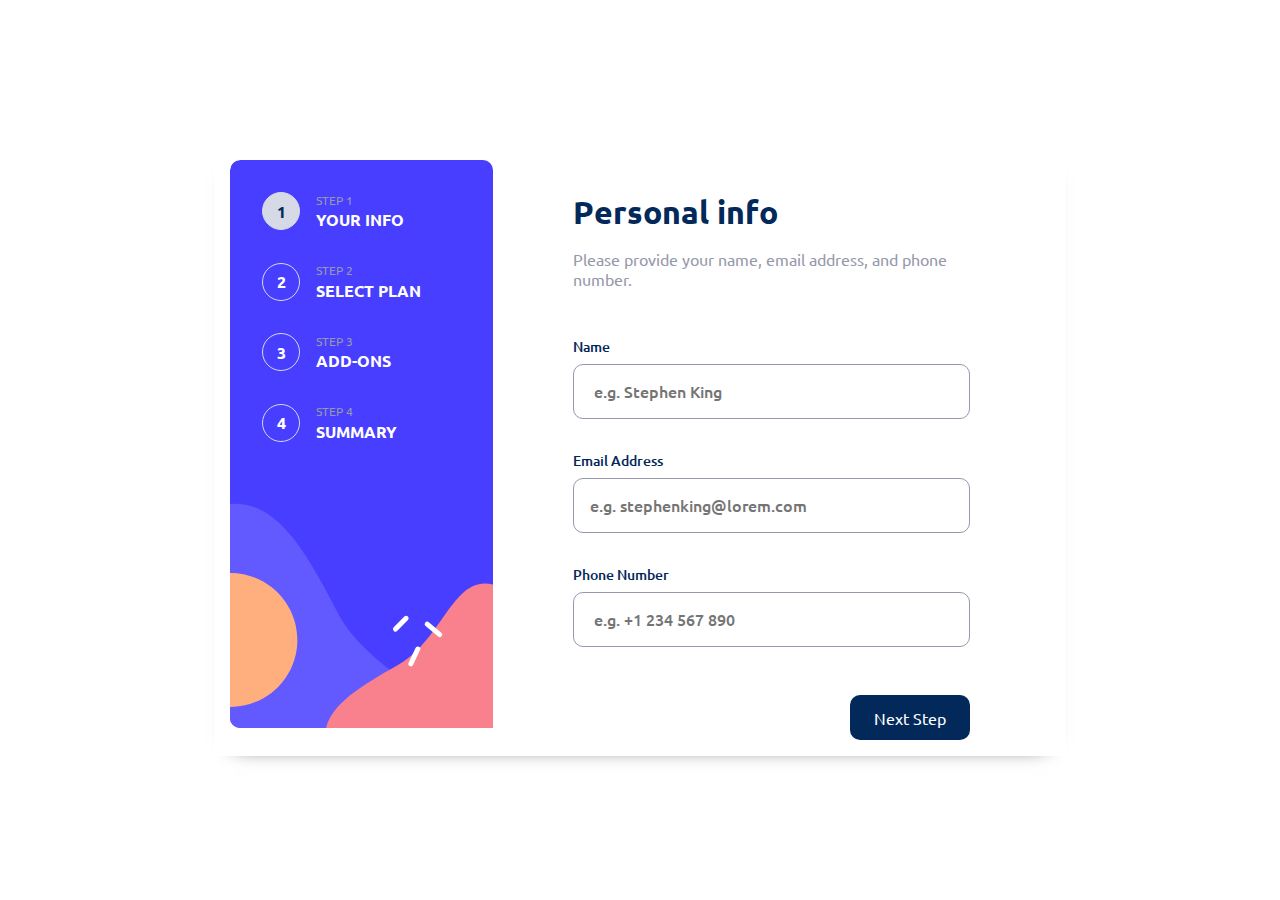
<file: multi-step-form-main/index.html>
<!DOCTYPE html>
<html lang="en">
<head>
    <meta charset="UTF-8">
    <meta name="viewport" content="width=device-width, initial-scale=1.0"> <!-- displays site properly based on user's device -->

    <link rel="icon" type="image/png" sizes="32x32" href="./assets/images/favicon-32x32.png">

    <!-- CSS -->
    <link rel="stylesheet" href="./assets/css/index.css">

    <!-- Fonts -->
    <link rel="preconnect" href="https://fonts.googleapis.com">
    <link rel="preconnect" href="https://fonts.gstatic.com" crossorigin>
    <link href="https://fonts.googleapis.com/css2?family=Ubuntu:ital,wght@0,300;0,400;0,500;0,700;1,300;1,400;1,500;1,700&display=swap" rel="stylesheet">

    <title>Frontend Mentor | Multi-step form</title>

    <!-- Feel free to remove these styles or customise in your own stylesheet 👍 -->
    <style>
        .attribution { font-size: 11px; text-align: center; }
        .attribution a { color: hsl(228, 45%, 44%); }
    </style>
</head>
<body>

    <main>
        <form id="form" action="post">
             <!-- Sidebar start -->
            <aside class="aside">
                <div>
                    <p class="aside__step active">1</p>
                    <div>
                        <p class="aside__title">Step 1</p>
                        <p class="aside__text">Your info</p>
                    </div>
                </div>
                <div>
                    <p class="aside__step">2</p>
                    <div>
                        <p class="aside__title">Step 2</p>
                        <p class="aside__text">Select plan</p>
                    </div>
                </div>
                <div>
                    <p class="aside__step">3</p>
                    <div>
                        <p class="aside__title">Step 3</p>
                        <p class="aside__text">Add-ons</p>
                    </div>
                </div>
                <div>
                    <p class="aside__step">4</p>
                    <div>
                        <p class="aside__title">Step 4</p>
                        <p class="aside__text">Summary</p>
                    </div>
                </div>
            </aside>
            <!-- Sidebar end -->

            <section class="container">
                <!-- Step 1 start -->
                <div class="container-info">
                    <div class="container-info__top">
                        <h2>Personal info</h2>
                        <p>Please provide your name, email address, and phone number.</p>
                    </div>

                    <div class="container-info-inputs">
                        <div class="container-info-inputs__element">
                            <div>
                                <label for="form-name">Name</label>
                                <p class="error-message error-message__name">This field is required</p>
                            </div>
                            <input type="text" name="form-name" id="form-name" placeholder=" e.g. Stephen King" required>
                        </div>

                        <div class="container-info-inputs__element">
                            <div>
                                <label for="form-email">Email Address</label>
                                <p class="error-message error-message__email">This field is required</p>
                            </div>
                            <input type="email" name="form-email" id="form-email" placeholder="e.g. stephenking@lorem.com" required>
                        </div>

                        <div class="container-info-inputs__element">
                            <div>
                                <label for="form-phone">Phone Number</label>
                                <p class="error-message error-message__phone">This field is required</p>
                            </div>
                            <input type="tel" name="form-phone" id="form-phone" placeholder=" e.g. +1 234 567 890" required>
                        </div>
                    </div>

                    <button class="container-info__button" type="button">Next Step</button>
                </div>
                <!-- Step 1 end -->
            </section>
        </form>
    </main>  
    <!--
    <div class="attribution">
        Challenge by <a href="https://www.frontendmentor.io?ref=challenge" target="_blank">Frontend Mentor</a>. 
        Coded by <a href="#">Your Name Here</a>.
    </div>
    -->

    <script src="./assets/js/index.js"></script>
</body>
</html>
</file>
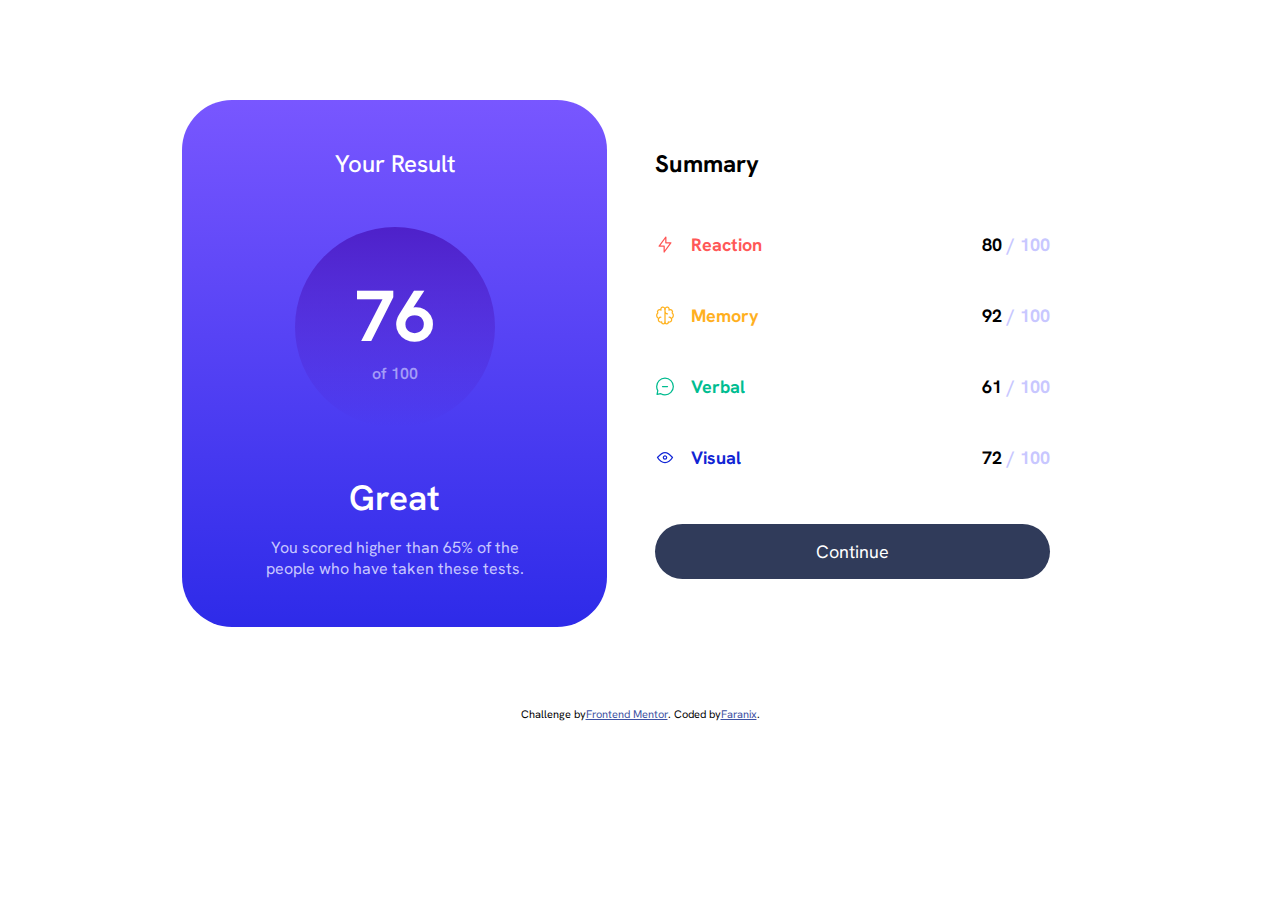
<file: results-summary-component-main/index.html>
<!DOCTYPE html>
<html lang="en">
    <head>
        <meta charset="UTF-8">
        <meta name="viewport" content="width=device-width, initial-scale=1.0"> <!-- displays site properly based on user's device -->

        <link rel="icon" type="image/png" sizes="32x32" href="./assets/images/favicon-32x32.png">
       
       <!-- CSS -->
        <link rel="stylesheet" href="./assets/css/index.css">

        <!-- Fonts -->
        <link rel="preconnect" href="https://fonts.googleapis.com">
        <link rel="preconnect" href="https://fonts.gstatic.com" crossorigin>
        <link href="https://fonts.googleapis.com/css2?family=Hanken+Grotesk:ital,wght@0,100;0,200;0,300;0,400;0,500;0,600;0,700;0,800;0,900;1,100;1,200;1,300;1,400;1,500;1,600;1,700;1,800;1,900&display=swap" rel="stylesheet">

        <title>Frontend Mentor | Results summary component</title>

        <!-- Feel free to remove these styles or customise in your own stylesheet 👍 -->
        <style>
            .attribution { font-size: 11px; text-align: center; }
            .attribution a { color: hsl(228, 45%, 44%); }
        </style>
    </head>
    <body>
        <main>
            <div>
                <section class="left">
                    <h2 class="left__title">Your Result</h2>
        
                    <div class="left-score">
                        <p>76</p>
                        <p>of 100</p>
        
                    </div>
        
                    <div class="left-bottom">
                        <p class="left-bottom__great">Great</p>
                        <p class="left-bottom__text">You scored higher than 65% of the people who have taken these tests.</p>
                    </div>
                </section>
        
                <section class="right">
                    <h2 class="right__title">Summary</h2>
        
                    <div class="right-containers">
                        <div class="right-containers-items">
                            <div>
                                <img src="./assets/images/icon-reaction.svg" alt="Icon reaction">
                                <p class="right-containers-items__title">Reaction</p>
                            </div>
                            <p class="right-containers-items__score"><span>80</span> / 100</p>
                        </div>
            
                        <div class="right-containers-items">
                            <div>
                                <img src="./assets/images/icon-memory.svg" alt="Icon reaction">
                                <p class="right-containers-items__title">Memory</p>
                            </div>
                            <p class="right-containers-items__score"><span>92</span> / 100</p>
                        </div>

                        <div class="right-containers-items">
                            <div>
                                <img src="./assets/images/icon-verbal.svg" alt="Icon reaction">
                                <p class="right-containers-items__title">Verbal</p>
                            </div>
                            <p class="right-containers-items__score"><span>61</span> / 100</p>
                        </div>

                        <div class="right-containers-items">
                            <div>
                                <img src="./assets/images/icon-visual.svg" alt="Icon reaction">
                                <p class="right-containers-items__title">Visual</p>
                            </div>
                            <p class="right-containers-items__score"><span>72</span> / 100</p>
                        </div>
                    </div>
        
                    <button class="right__button">Continue</button>
                </section>
            </div>
            
            <div class="attribution">
                Challenge by <a href="https://www.frontendmentor.io?ref=challenge" target="_blank">Frontend Mentor</a>. 
                Coded by <a href="https://dev-gledic.com/">Faranix</a>.
            </div>  
        </main>
    </body>
</html>
</file>
<file: multi-step-form-main/assets/css/index.css>
:root {
    /* === Colors === */

    /* == Primary == */
    --marine-blue: hsl(213, 96%, 18%);
    --purplish-blue: hsl(243, 100%, 62%);
    --pastel-blue: hsl(228, 100%, 84%);
    --light-blue: hsl(206, 94%, 87%);
    --strawberry-red: hsl(354, 84%, 57%);

    /* == Neutral == */
    --cool-gray: hsl(231, 11%, 63%);
    --light-gray: hsl(229, 24%, 87%);
    --magnolia: hsl(217, 100%, 97%);
    --alabaster: hsl(231, 100%, 99%);
    --white: hsl(0, 0%, 100%);
    --black: #000;


    /* Fonts Size */
    --fs-1: 16px;
}

* {
    margin: 0;
    padding: 0;
    box-sizing: border-box;
    font-family: 'Ubuntu', sans-serif;
}

body {
    display: flex; 
    flex-direction: column;
    justify-content: center;
    align-items: center;
    height: 100vh;
    gap: 5rem;
}

form {
    display: flex;
    min-width: 50vw;
    background: var(--white);
    box-shadow: 0px 10px 20px -21px var(--black);
    padding: 1rem;
    min-height: 60vh;
}

h2 {
    font-size: clamp(1.5rem, 10vw, 2rem);
}

.error-message {
    display: none;
    font-weight: 700;
    color: var(--strawberry-red);
}


/* Aside */
.aside {
    flex: 1.5;
    display: flex;
    flex-direction: column;
    gap: 2rem;
    padding: 2rem;
    background-image: url("../images/bg-sidebar-desktop.svg");
    background-repeat: no-repeat;
    color: var(--white);
    border-radius: 10px;
}

.aside > div {
    display: flex;
    align-items: center;
    gap: 1rem;
}

.aside__step {
    display: flex;
    justify-content: center;
    align-items: center;
    width: 38px;
    height: 38px;
    border: 1px solid var(--light-gray);
    border-radius: 100%;
    font-size: var(--fs-1);
    font-weight: 700;
}

.aside .active {
    color: var(--marine-blue);
    background: var(--light-gray);
}

.aside__title {
    margin-bottom: .1rem;
    font-size: clamp(.6rem, 10vw, .75rem);
    font-weight: 400;
    text-transform: uppercase;
    color: var(--cool-gray);
}

.aside__text {
    font-size: var(--fs-1);
    font-weight: 700;
    text-transform: uppercase;
}

/* === Section === */
.container {
    flex: 3;
    padding: 0rem 5rem;
    padding-top: 2rem;
    color: var(--marine-blue);
}

.container-info {
    display: flex;
    height: 100%;
    flex-direction: column;
    justify-content: space-between;
    gap: 3rem;
}

.container-info__top {
    display: flex;
    flex-direction: column;
    gap: 1rem;
}

.container-info__top > p {
    color: var(--cool-gray); 
    font-size: var(--fs-1);  
}

.container-info-inputs {
    display: flex;
    flex-direction: column;
    gap: 2rem;
}

.container-info-inputs__element {
    display: flex;
    flex-direction: column;
    gap: .5rem;
}

.container-info-inputs__element > div {
    display: flex;
    justify-content: space-between;
}

.container-info-inputs__element > div > label {
    font-size: clamp(.8rem, 10vw, .9rem);
    font-weight: 500;
}

.container-info-inputs__element > div > p {
    font-size: clamp(.8rem, 10vw, .9rem);
}

.container-info-inputs__element > input {
    padding: 1rem;
    font-size: var(--fs-1);
    font-weight: 700;
    color: var(--marine-blue);
    border-radius: 10px;
    border: 1px solid var(--cool-gray);
}

.container-info-inputs__element > input::placeholder {
    font-weight: 500;
}

.container-info-inputs__element > input:focus {
    outline: 1px solid var(--marine-blue);
    border: none;
}

.container-info__button {
    align-self: flex-end;
    width: max-content;
    padding: .8rem 1.5rem;
    font-size: var(--fs-1);
    color: var(--white);
    background: var(--marine-blue);
    border: none;
    border-radius: 10px;
    cursor: pointer;
}


/* === Media Query === */
@media screen and (max-width: 800px) {
    form {
        flex-direction: column;
        padding: 0;
        min-width: 100vw;
        min-height: 100vh;
    }

    .aside {
        justify-content: center;
        align-items: flex-start;
        flex-direction: row;
        gap: .5rem;
        background-image: url("../images/bg-sidebar-mobile.svg");
        background-size: cover;
        border-radius: 0px;
    }

    .aside__title, .aside__text {
        display: none;
    }

    .container {
        position: relative;
        padding: 0rem 2rem;
    }

    .container-info-inputs {
        height: 100%;
        box-shadow: 0px 20px 20px -30px var(--black);
    }

    .container-info-inputs, .container-info__top {
        width: 100%;
        padding: 2.5rem 2rem;
        background: var(--white);
        border-radius: 10px;
        transform: translateY(-75px);
    }
    .container-info__button {
        position: absolute;
        bottom: 20px;
    }
}

@media screen and (max-width: 475px) {
    .container {
        padding: 0rem 1rem;
    }
}
</file>
<file: results-summary-component-main/assets/css/index.css>
:root {
    /* === Color === */
    /* == Color Primary == */
    --light-red: hsl(0, 100%, 67%);
    --orangey-yellow: hsl(39, 100%, 56%);
    --green-teal: hsl(166, 100%, 37%);
    --cobalt-blue: hsl(234, 85%, 45%);

    /* == Gradient == */
    /* Background */
    --light-slate-blue: hsl(252, 100%, 67%);
    --light-royal-blue: hsl(241, 81%, 54%);

    /* Circle */
    --violet-blue: hsla(256, 72%, 46%, 1);
    --persian-blue: hsla(241, 72%, 46%, 0);

    /* == Neutral == */
    --white: hsl(0, 0%, 100%);
    --pale-blue: hsl(221, 100%, 96%);
    --light-lavender: hsl(241, 100%, 89%);
    --dark-gray-blue: hsl(224, 30%, 27%);

    /* === Font Size === */
    --fs-1: 18px;
}

* {
    margin: 0;
    padding: 0;
    box-sizing: border-box;
    font-family: 'Hanken Grotesk', sans-serif;
}

main {
    display: flex;
    flex-direction: column;
    justify-content: center;
    align-items: center;
    min-height: 100vh;
    padding: 0rem 1rem;
}

main > div {
    display: flex;
    flex-direction: row;
    /* max-width: 43%; */
    margin-bottom: 5rem;
}

h2 {
    font-weight: 500;
}

/* === Left === */
.left {
    flex: 1;
    display: flex;
    flex-direction: column;
    justify-content: space-between;
    align-items: center;
    gap: 3rem;
    padding: 3rem 3rem;
    background: linear-gradient(180deg, var(--light-slate-blue), var(--light-royal-blue));
    border-radius: 50px;
    color: var(--white);
}

.left-score {
    display: flex;
    flex-direction: column;
    justify-content: center;
    align-items: center;
    min-width: 200px;
    min-height: 200px;
    text-align: center;
    background: linear-gradient(180deg, var(--violet-blue), var(--persian-blue));
    border-radius: 100%;
}

.left-score > p:first-child {
    font-size: clamp(4rem, 10vw, 4.5rem);
    font-weight: 700;
}

.left-score > p:last-child {
    color: var(--light-lavender);
    font-weight: 600;
    opacity: .7;
}

.left-bottom {
    display: flex;
    flex-direction: column;
    justify-content: center;
    align-items: center;
    gap: 1rem;
}

.left-bottom__great {
    font-size: clamp(1.2rem, 10vw, 2.2rem);
    font-weight: 600;
}

.left-bottom__text {
    padding: 0rem 1.2rem;
    color: var(--light-lavender);
    text-align: center;
}

/* === Right === */
.right {
    flex: 1.2;
    display: flex;
    flex-direction: column;
    justify-content: space-between;
    padding: 3rem 3rem;
}

.right__title {
    font-weight: 700;
}

.right-containers {
    display: flex;
    flex-direction: column;
    gap: 3rem;
    font-size: var(--fs-1);
}

.right-containers-items {
    display: flex;
    justify-content: space-between;
}

.right-containers-items > div {
    display: flex;
    gap: 1rem;
    font-weight: 700;
}

.right-containers-items:nth-child(1) > div {
    color: var(--light-red);
}

.right-containers-items:nth-child(2) > div {
    color: var(--orangey-yellow);
}

.right-containers-items:nth-child(3) > div {
    color: var(--green-teal);
}

.right-containers-items:nth-child(4) > div {
    color: var(--cobalt-blue);
}

.right-containers-items__score {
    color: var(--light-lavender);
    font-weight: 700;
}

.right-containers-items__score > span {
    color: #000;
}

.right__button {
    padding: 1rem;
    color: var(--white);
    font-size: var(--fs-1);
    background: var(--dark-gray-blue);
    border: none;
    border-radius: 9999px;
    cursor: pointer;
}


/* === Media Query Tablet === */
@media screen and (max-width: 800px) {
    main {
        padding: 0rem;
    }

    main > div {
        width: 100%;
        flex-direction: column;
    }

    /* === Left === */
    .left {
        gap: 1.5rem;
        padding: 2.2rem 3rem;
        border-top-right-radius: 0px;
        border-top-left-radius: 0px;
    }

    .left-score {
        min-width: 160px;
        min-height: 160px;
    }

    /* === Right === */
    .right__title {
        margin-bottom: 3rem;
    }

    .right__button {
        margin-top: 3rem;
    }
}
</file>
